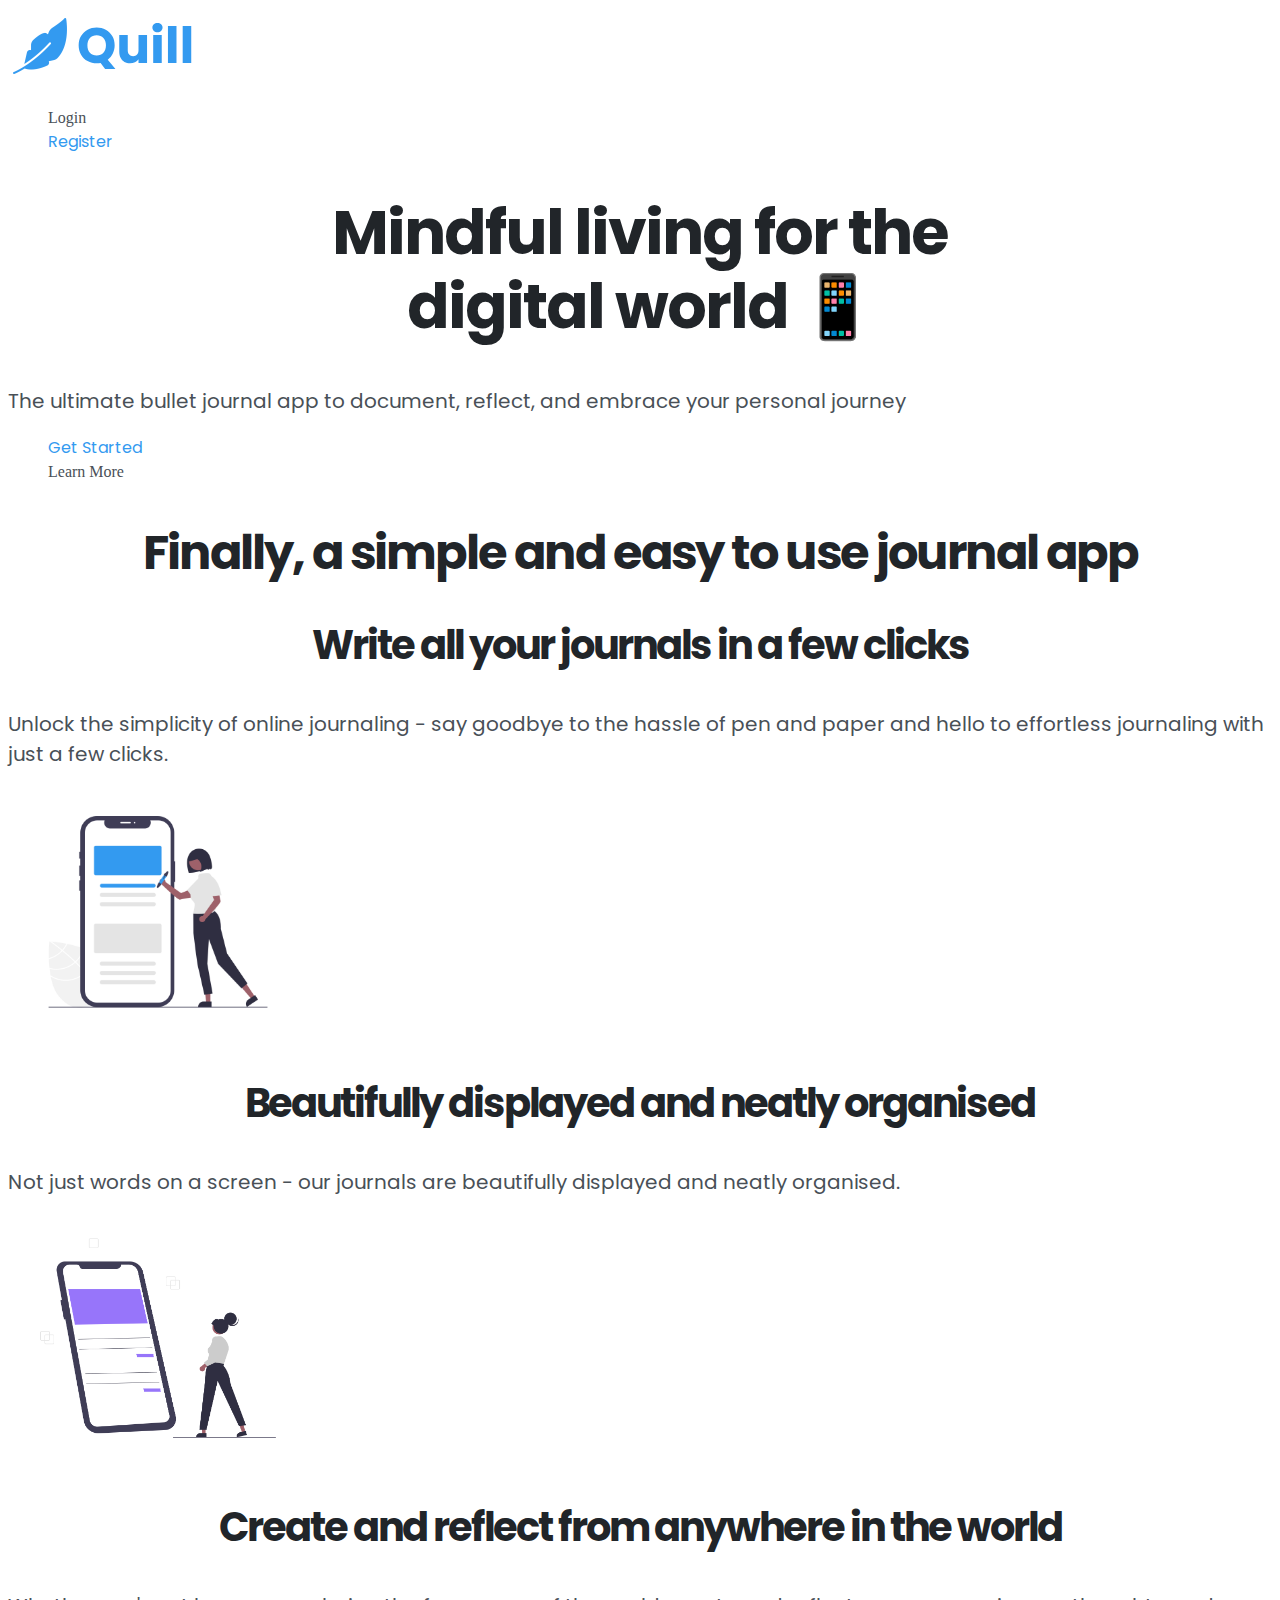
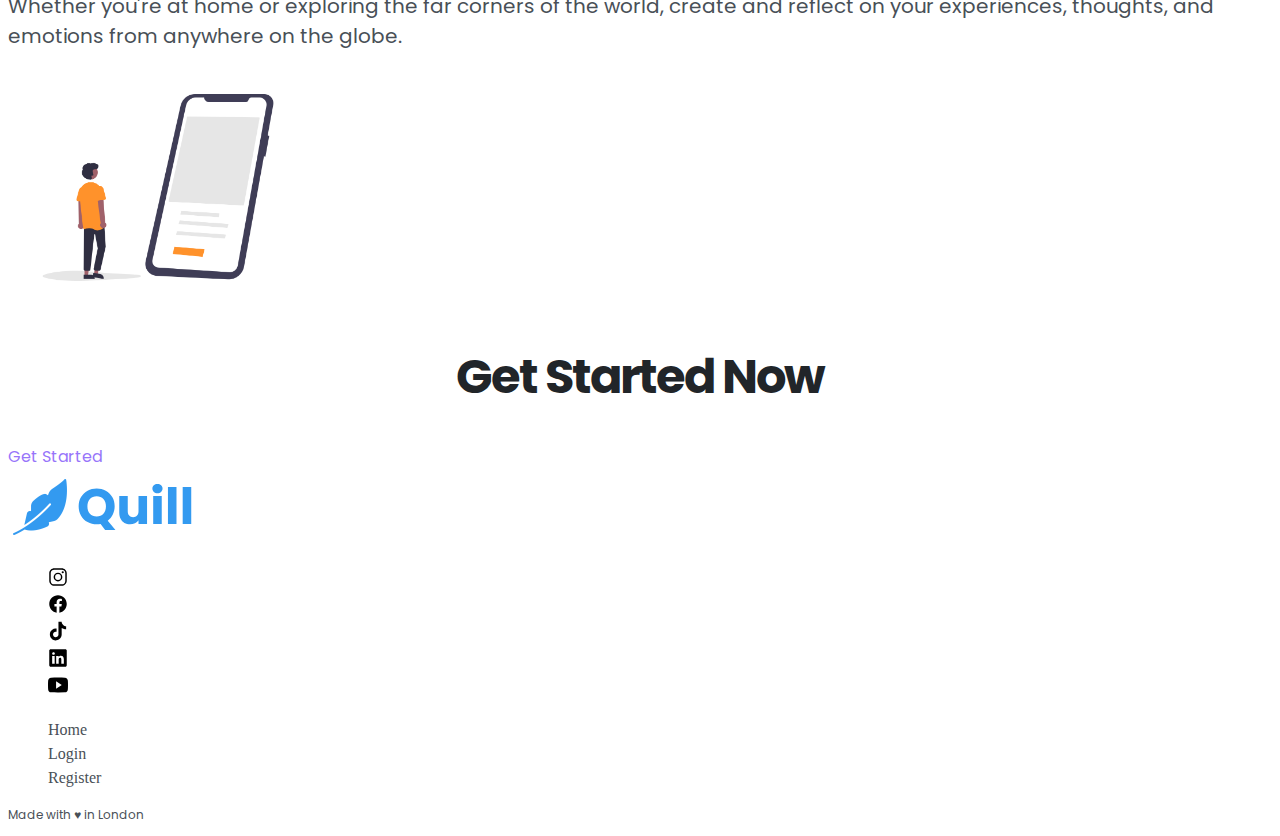
<file: index.html>
<!DOCTYPE html>
<html lang="en"> 
<head>
    <meta charset="UTF-8">
    <meta name="viewport" content="width=device-width, initial-scale=1.0">
    <link rel="preconnect" href="https://fonts.googleapis.com">
<link rel="preconnect" href="https://fonts.gstatic.com" crossorigin>
<link href="https://fonts.googleapis.com/css2?family=Poppins:ital,wght@0,100;0,200;0,300;0,400;0,500;0,600;0,700;0,800;0,900;1,100;1,200;1,300;1,400;1,500;1,600;1,700;1,800;1,900&display=swap" rel="stylesheet">
    <link rel="stylesheet" href="app.css">
    <title>Quill</title>
</head>
<body>
 
    <header>
        <!-- NAVIGATION -->
        <nav>
            <a href="index.html"><img src="images/quill.svg" alt="quill logo"></a>
            <ul>
                <li><a href="login.html">Login</a></li>
                <li><a class="btn btn-primary" href="register.html">Register</a></li>
            </ul>
        </nav>

        <!-- HERO SECTION -->
        <section>
            <h1><span>Mindful living</span> for the <br> digital world 📱</h1>
            <p>The ultimate bullet journal app to document, reflect, and embrace your personal journey</p>
            <ul>
                <li><a class="btn btn-primary" href="register.html">Get Started</a></li>
                <li><a href="#features">Learn More</a></li>
            </ul>
        </section>
    </header>
    
    <main>
        <!-- FEATURES SECTION -->
        <section>
            <h2 id="features">Finally, a <span>simple and easy</span> to use journal app</h2>
            <div>
                <h3>Write all your journals in a few clicks</h3>
                <p>Unlock the simplicity of online journaling - say goodbye to the hassle of pen and paper and hello to effortless journaling with just a few clicks.</p>
                <img src="images/features-1.png" alt="simple online journaling" width="300px">          
            </div>
            <div>
                <h3>Beautifully displayed and neatly organised</h3>
                <p>Not just words on a screen - our journals are beautifully displayed and neatly organised.</p>
                <img src="images/features-2.png" alt="beautifully displayed journals" width="300px">
            </div>
            <div>
                <h3>Create and reflect from anywhere in the world</h3>
                <p>Whether you're at home or exploring the far corners of the world, create and reflect on your experiences, thoughts, and emotions from anywhere on the globe.</p>
                <img src="images/features-3.png" alt="create journals anywhere" width="300px"> 
            </div>    
        </section>

        
        <!-- CTA SECTION -->
        <section>
            <h2>Get Started Now</h2>
            <a class="btn btn-secondary" href="register.html">Get Started</a>
        </section>
    </main>
    

    <!-- FOOTER -->
    <footer>
        <a href="index.html"><img src="images/quill.svg" alt="quill logo"></a>
        <ul>
            <li><a href="https://www.instagram.com/"><img src="images/instagram.svg" alt="instagram logo" width="20px"></a></li>
            <li><a href="https://www.facebook.com/"><img src="images/facebook.svg" alt="facebook logo" width="20px"></a></li>
            <li><a href="https://www.tiktok.com/"><img src="images/tiktok.svg" alt="tiktok logo" width="20px"></a></li>
            <li><a href="https://www.linkedin.com/"><img src="images/linkedin.svg" alt="linkedin logo" width="20px"></a></li>
            <li><a href="https://www.youtube.com/"><img src="images/youtube.svg" alt="youtube logo" width="20px"></a></li>
        </ul>
        <ul>
            <li><a href="index.html">Home</a></li>
            <li><a href="login.html">Login</a></li>
            <li><a href="register.html">Register</a></li>
        </ul>
    
        <p class="small-text">Made with ♥︎ in London</p>
    </footer>
    
</body>
</html>
</file>
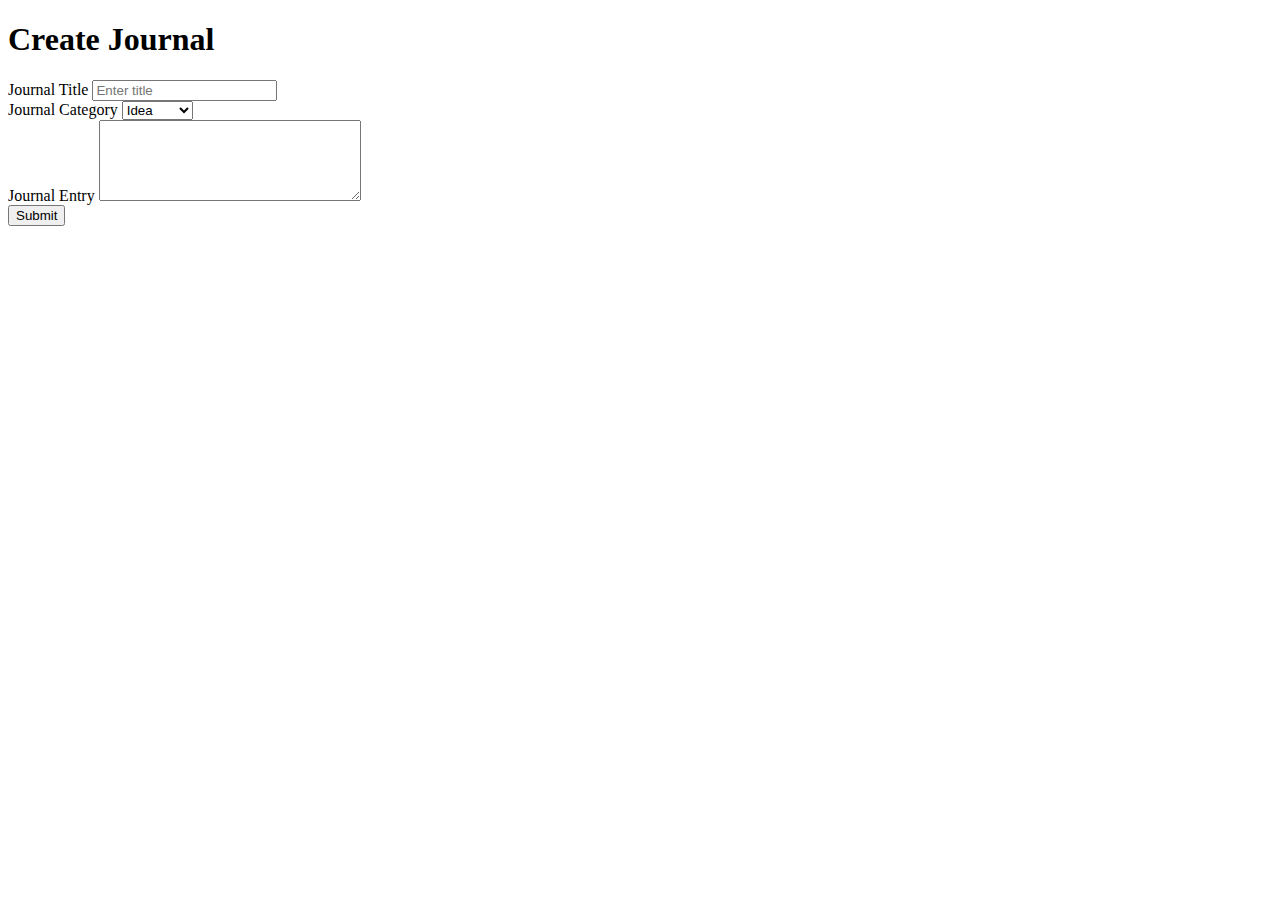
<file: create-journal.html>
<!DOCTYPE html>
<html lang="en">
<head>
    <meta charset="UTF-8">
    <meta name="viewport" content="width=device-width, initial-scale=1.0">
    <title>Create Journal</title>
</head>
<body>
    <h1>Create Journal</h1>

    <form action="/api/v1/journals" method="post">
        
        <label for="main-title">Journal Title</label>
        <input id="main-title" type="text" name="title" placeholder="Enter title" minlength="3" required>

        <br>

        <label for="journal-category">Journal Category</label>
        <select id="journal-category" name="category" required>
            <option value="idea">Idea</option>
            <option value="note">Note</option>
            <option value="goal">Goal</option>
            <option value="habit">Habit</option>
            <option value="memory">Memory</option>
            <option value="mood">Mood</option>
            <option value="event">Event</option>
            <option value="task">Task</option>
        </select>

        <br>
        
        <label for="journal-entry">Journal Entry</label>
        <textarea id="journal-entry" name="entry" cols="30" rows="5" minlength="10" required></textarea>

        <br>

        <button type="submit">Submit</button>

    </form>
    
</body>
</html>
</file>
<file: app.css>
h1,h2,h3,h4,h5{
    font-weight: 700;
    text-align: center;
    line-height: 1.2;
    letter-spacing: -2px;
    font-family: 'poppins', sans-serif;
    color: #212529;
}
h1{
    font-size: 62px;
}
h2{
    font-size: 48px;
}
h3{
    font-size: 40px;
}
h4{
    font-size: 32px;
}
h5{
    font-size: 24px;
}
p,a, .small-text{
    font-weight: 400;
    line-height: 1.5;
    color: #495057;
}
p{
    font-size: 20px;
    font-family: 'Poppins', sans-serif;
}
a{
    text-decoration: none;
    font-size: 16px;
} 
ul{
    list-style: none;
}

.small-text{
    font-size: 12px;
}

.btn{
    font-weight: 400;
    font-family: 'Poppins',sans-serif;
    font-size: 16px;
    text-decoration: none;
}
.btn-primary:link, .btn-primary:visited{
    color: #339af0;
}

.btn-primary:hover ,.btn-primary:active{
    color: #1c7ed6;
}

.btn-secondary:link, .btn-secondary:visited{
    color: #9775fa;
}

.btn-secondary:hover ,.btn-secondary:active{
    color: #7048e8;
}
3:19

.btn-primary{
    color: #339af0;
}

.btn-secondary{
    color: #9775fa;
}
</file>
